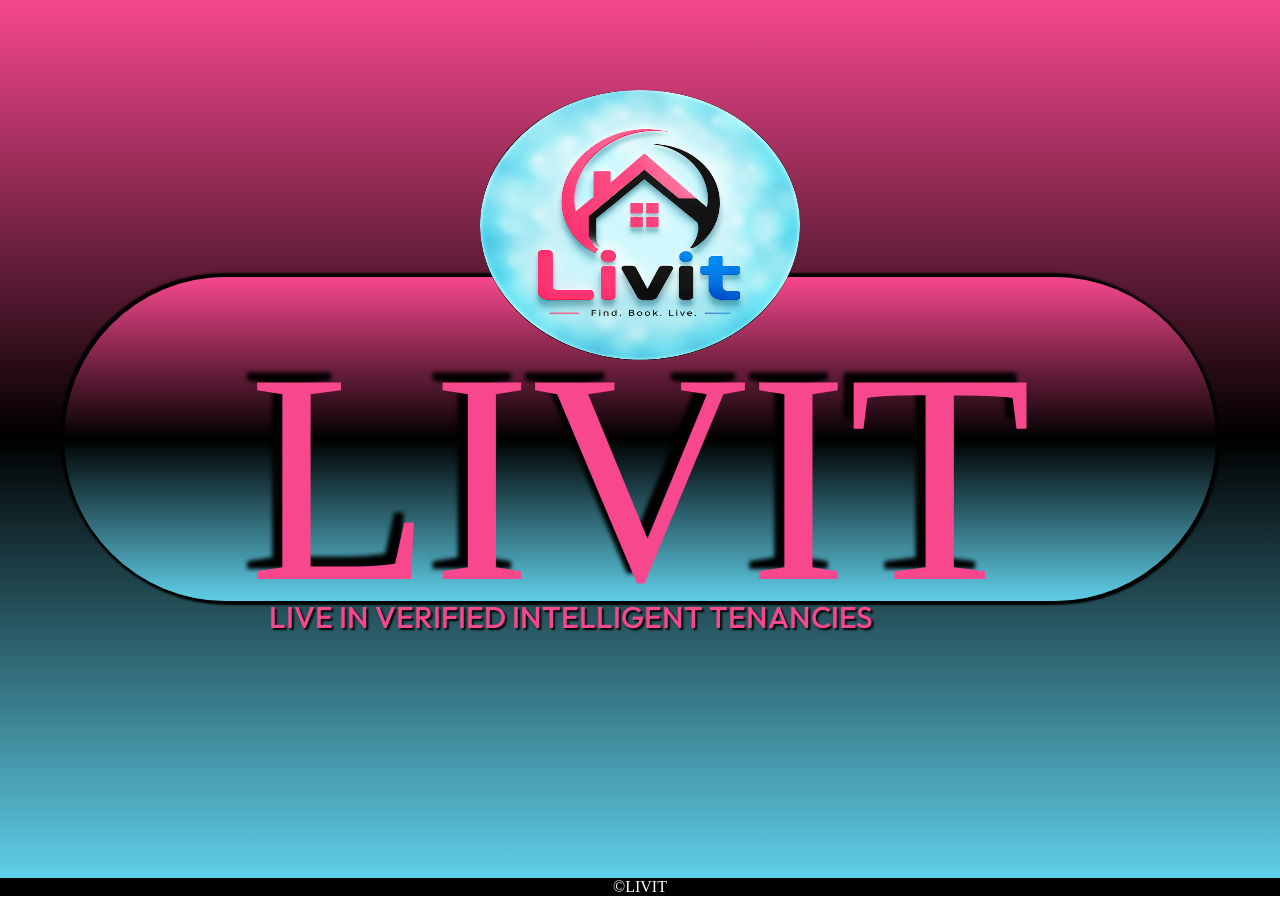
<file: index.html>
<!doctype html>
<html lang="en">
  <head>
    <meta charset="UTF-8" />
    <meta name="viewport" content="width=device-width, initial-scale=1.0" />
    <title>Welcome</title>
    <link rel="stylesheet" href="styles/index.css">
  </head>
  <body>
    
    <div class="welcome">
      <div class="logo">
        <img src="./assessts/livit_logo.png" alt="" class="logo" />
      </div>
      
      <a href="Pages/login.html" class="HomeNavigation">
          <p class="title">LIVIT</p>
         <p class="quoto">Live In Verified Intelligent Tenancies</p>
      </a>
     
    </div>
    <footer>
    <div class="footer">
      <p class="copyrigth">&copy;LIVIT</p>
      </footer>
    </div>
  </body>
</html>
</file>
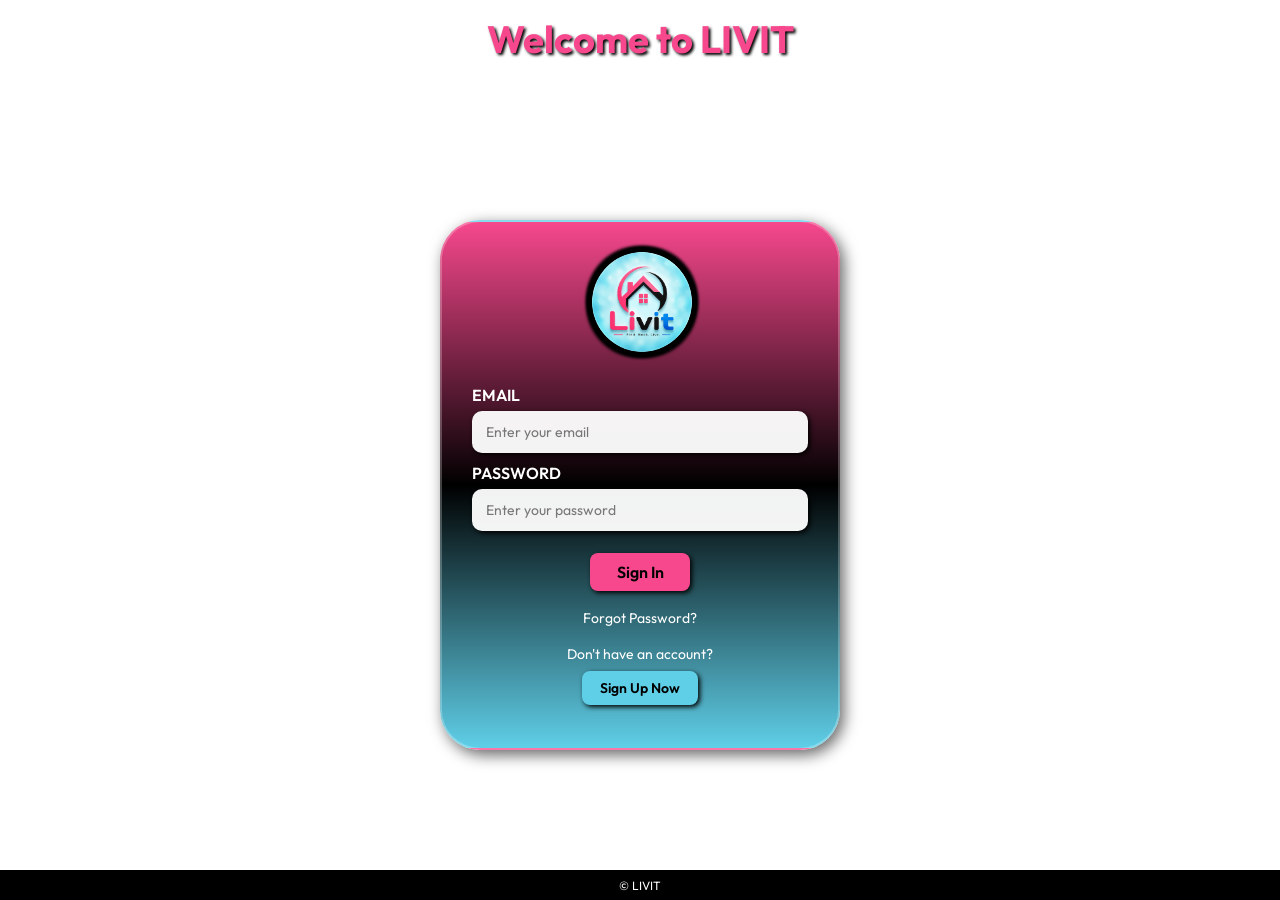
<file: Pages/login.html>
<!doctype html>
<html lang="en">

<head>
    <meta charset="UTF-8">
    <meta name="viewport" content="width=device-width, initial-scale=1.0">

    <title>Sign In | LIVIT</title>

    <link rel="stylesheet" href="../styles/login.css">
</head>

<body>

    <header>
        <h1 class="note">Welcome to LIVIT</h1>
        <p>Sign in to continue</p>
    </header>


    <main>

        <div class="main">

            <!-- ROTATING LOGO - KEEPING YOUR IDEA -->
           

                <div class="logos">
       <div><img src="../assessts/livit_logo.png" alt="" class="logo1" /></div>
       <div><img src="../assessts/livit_logo.png" alt="" class="logo2" /></div>
       </div>



            <div class="form signin">

                <form action="">

                    <div class="input-group">

                        <p class="option">EMAIL</p>

                        <input
                            type="email"
                            placeholder="Enter your email"
                        >

                    </div>


                    <div class="input-group">

                        <p class="option">PASSWORD</p>

                        <input
                            type="password"
                            placeholder="Enter your password"
                        >

                    </div>


                    <a href="home.html" class="login">
                        Sign In
                    </a>

                </form>


                <a href="#" class="forgot">
                    Forgot Password?
                </a>


                <p class="account">
                    Don't have an account?
                </p>


                <a href="./signup.html" class="signup">
                    Sign Up Now
                </a>

            </div>

        </div>

    </main>


    <footer>
        &copy; LIVIT
    </footer>

</body>

</html>
</file>
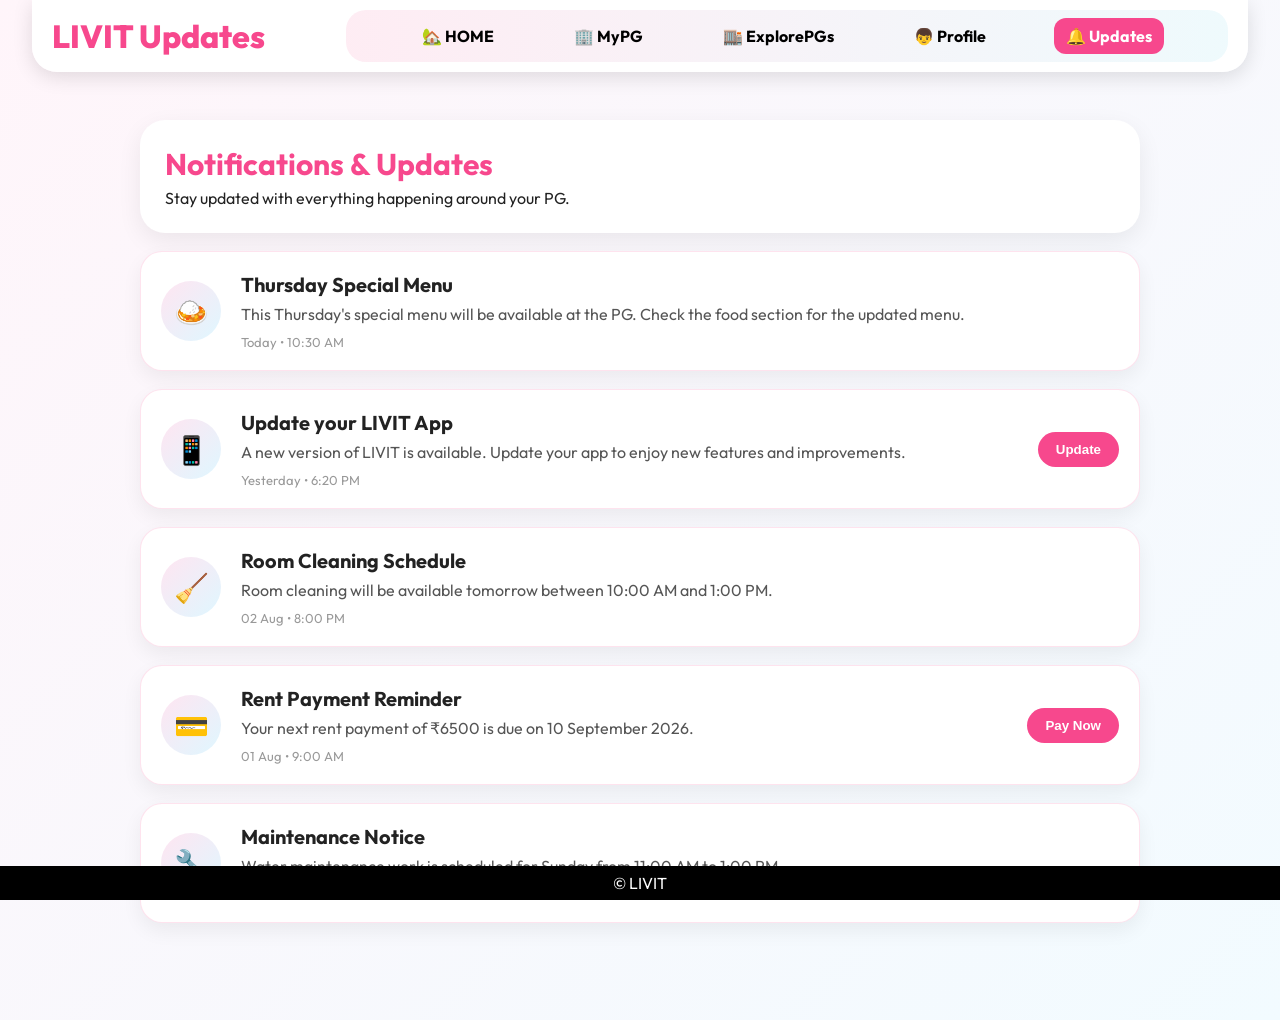
<file: Pages/Notifications.html>
<!DOCTYPE html>
<html lang="en">
<head>
    <meta charset="UTF-8">
    <meta name="viewport" content="width=device-width, initial-scale=1.0">
    <title>Updates</title>
    <link rel="stylesheet" href="../styles/Notifications.css">
</head>
<body>

<header>
    <div class="header">
        <h1 class="head">LIVIT Updates</h1>

        <div class="navbar">
            <a href="./home.html" class="nav home">🏡 HOME</a>
            <a href="./MyPG.html" class="nav MyPG">🏢 MyPG</a>
            <a href="./pgs.html" class="nav pgs">🏬 ExplorePGs</a>
            <a href="./Profile.html" class="nav Profile">👦 Profile</a>
            <a href="./Notifications.html" class="nav Notifications active">🔔 Updates</a>
        </div>
    </div>
</header>

<main>

    <section class="updateshead">
        <h2>Notifications & Updates</h2>
        <p>Stay updated with everything happening around your PG.</p>
    </section>

    <section class="notification">

        <div class="notificationicon">🍛</div>

        <div class="notificationcontent">
            <h3>Thursday Special Menu</h3>
            <p>
                This Thursday's special menu will be available at the PG.
                Check the food section for the updated menu.
            </p>
            <span>Today • 10:30 AM</span>
        </div>

    </section>

    <section class="notification">

        <div class="notificationicon">📱</div>

        <div class="notificationcontent">
            <h3>Update your LIVIT App</h3>
            <p>
                A new version of LIVIT is available. Update your app
                to enjoy new features and improvements.
            </p>
            <span>Yesterday • 6:20 PM</span>
        </div>

        <button class="updatebtn">Update</button>

    </section>

    <section class="notification">

        <div class="notificationicon">🧹</div>

        <div class="notificationcontent">
            <h3>Room Cleaning Schedule</h3>
            <p>
                Room cleaning will be available tomorrow between
                10:00 AM and 1:00 PM.
            </p>
            <span>02 Aug • 8:00 PM</span>
        </div>

    </section>

    <section class="notification">

        <div class="notificationicon">💳</div>

        <div class="notificationcontent">
            <h3>Rent Payment Reminder</h3>
            <p>
                Your next rent payment of ₹6500 is due on
                10 September 2026.
            </p>
            <span>01 Aug • 9:00 AM</span>
        </div>

        <button class="paybtn">Pay Now</button>

    </section>

    <section class="notification">

        <div class="notificationicon">🔧</div>

        <div class="notificationcontent">
            <h3>Maintenance Notice</h3>
            <p>
                Water maintenance work is scheduled for Sunday
                from 11:00 AM to 1:00 PM.
            </p>
            <span>30 Jul • 7:30 PM</span>
        </div>

    </section>

</main>

<footer>
    &copy; LIVIT
</footer>

</body>
</html>
</file>
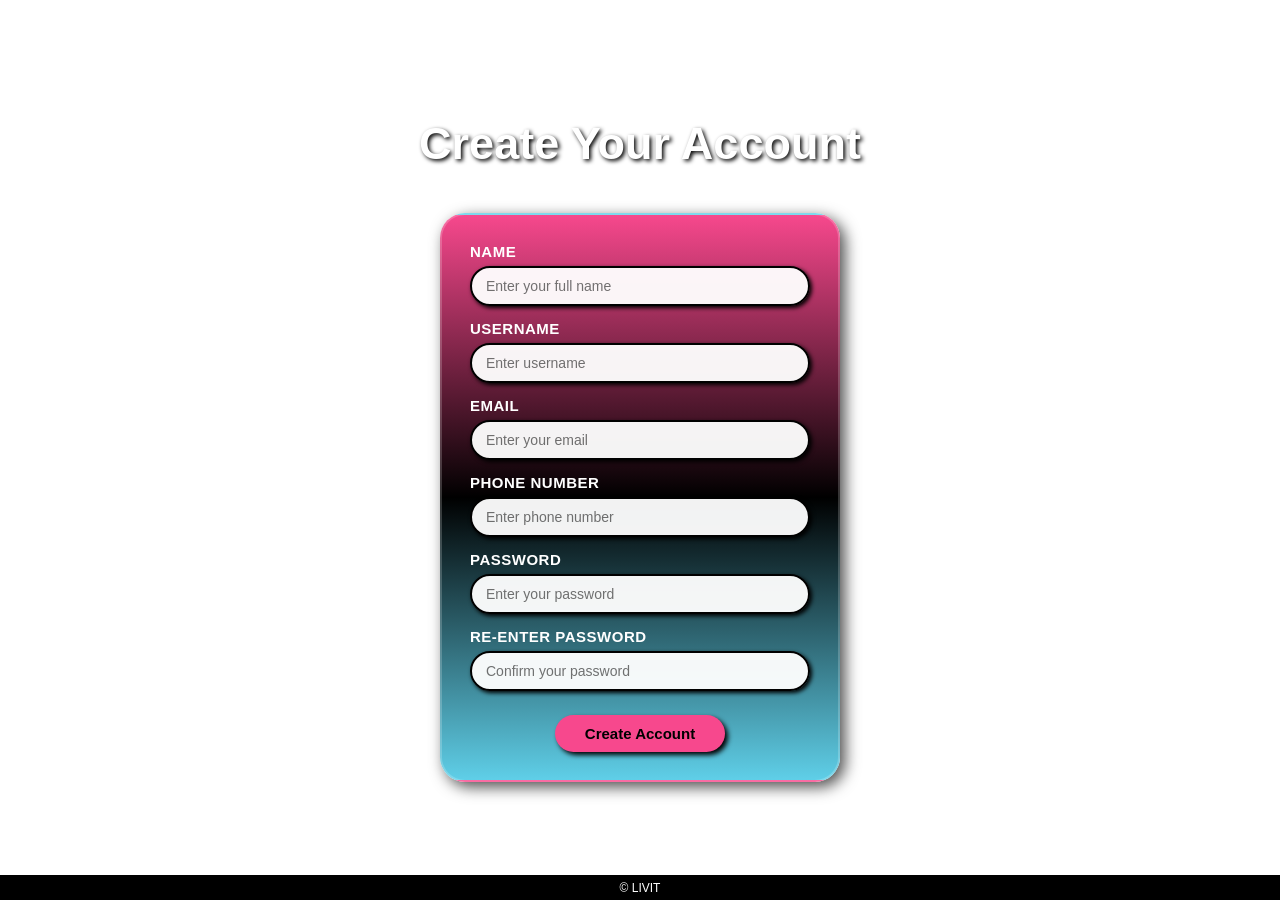
<file: Pages/signup.html>
<!DOCTYPE html>
<html lang="en">

<head>

    <meta charset="UTF-8">

    <meta
        name="viewport"
        content="width=device-width, initial-scale=1.0"
    >

    <title>Signup | LIVIT</title>

    <link
        rel="stylesheet"
        href="../styles/signup.css"
    >

</head>

<body>

    <main>

        <div class="header">
            Create Your Account

            <p>
                Join LIVIT and find your perfect stay
            </p>
        </div>


        <form>

            <div class="field">

                <label for="name">
                    NAME
                </label>

                <input
                    id="name"
                    type="text"
                    placeholder="Enter your full name"
                >

            </div>


            <div class="field">

                <label for="username">
                    USERNAME
                </label>

                <input
                    id="username"
                    type="text"
                    placeholder="Enter username"
                >

            </div>


            <div class="field">

                <label for="email">
                    EMAIL
                </label>

                <input
                    id="email"
                    type="email"
                    placeholder="Enter your email"
                >

            </div>


            <div class="field">

                <label for="phone">
                    PHONE NUMBER
                </label>

                <input
                    id="phone"
                    type="tel"
                    placeholder="Enter phone number"
                >

            </div>


            <div class="field">

                <label for="password">
                    PASSWORD
                </label>

                <input
                    id="password"
                    type="password"
                    placeholder="Enter your password"
                >

            </div>


            <div class="field">

                <label for="confirm-password">
                    RE-ENTER PASSWORD
                </label>

                <input
                    id="confirm-password"
                    type="password"
                    placeholder="Confirm your password"
                >

            </div>


            <a
                href="./home.html"
                class="create-account"
            >
                Create Account
            </a>

        </form>

    </main>


    <footer>
        &copy; LIVIT
    </footer>

</body>

</html>
</file>
<file: styles/index.css>
@import url('https://fonts.googleapis.com/css2?family=Outfit:wght@400;500;600;700;800&display=swap');
*
{
    margin: 0px;
    padding: 0px;
    box-sizing: border-box;
}
body{
    height: 100vh;
    width: 100vw;
}

.logo
{
    height: 35vh;
    width: 18vw;
    border-radius: 50%;
    position:absolute;
    top: 1vh;
}
.welcome
{
    display: flex;
    flex-direction: column;
    justify-content: space-evenly;
    align-items: center;
    width: 100vw;
    height: 97.5%;
    background: linear-gradient(rgb(247, 72, 141),black,rgb(95, 207, 232));
}
.title{
    position: absolute;
    top:33vh;
    color: rgb(247, 72, 141);
    text-shadow:-10px -10px 4px black;
    display: flex;
    justify-content: center;
    align-items: center;
    font-size: 300px;
    right:25vw;
    font-family: Poppins;
    font-weight: 500;
    left: 25vw;
}
a
{
    width: 90%;
    height: 40vh;
    background: linear-gradient(rgb(247, 72, 141),black,rgb(95, 207, 232));
    border-radius:400px ;
    text-decoration: none;
    box-shadow: 2px 2px 2px 2px black,-2px -2px 2px 2px black;
    
    
}

a .quoto
{
    position: absolute;
    top:72vh;
    left: 29%;
    right: 29%;
    font-size: 30px;
     font-family: 'Outfit', sans-serif;
    text-transform: uppercase;
    line-height: 10px;
    color: rgb(247, 72, 141);
    font-weight: 500;
    text-shadow:2px 2px 2px black ;
}
.footer
{
    background-color: black;
    text-align: center;
    color: white;
    width: 100vw;
}

@media(max-width:1500px)
{
    .title{
    position: absolute;
    top:34vh;
    color: rgb(247, 72, 141);
    text-shadow:-10px -10px 4px black;
    display: flex;
    justify-content: center;
    align-items: center;
    font-size: 300px;
    right:22vw;
    font-family: Poppins;
    font-weight: 500;
    left: 22vw;
}
.logo
{
    height: 30vh;
    width: 25vw;
    border-radius: 50%;
    position:absolute;
    top: 5vh;
}
a
{
    height: 36vh;
}
a .quoto
{
   top: 68vh;
   right: 21%;
   left: 21%;
}
}
@media(max-width:1050px)
{
  .title{
    position: absolute;
    top:37vh;
    color: rgb(247, 72, 141);
    text-shadow:-10px -10px 4px black;
    display: flex;
    justify-content: center;
    align-items: center;
    font-size: 250px;
    right:22vw;
    font-family: Poppins;
    font-weight: 500;
    left: 22vw;
  }
.logo
{
    height: 26vh;
    width: 26vw;
    border-radius: 50%;
    position:absolute;
    top: 6vh;
}
a
{
    height: 30vh;
}
a .quoto
{
   top: 66vh;
   left: 13%;
   right: 10%;
   font-size: 30px;
}
}
@media(max-width:765px)
{
    
  .title{
    position: absolute;
    top:37vh;
    color: rgb(247, 72, 141);
    text-shadow:-10px -10px 4px black;
    display: flex;
    justify-content: center;
    align-items: center;
    font-size: 180px;
    right:22vw;
    font-family: Poppins;
    font-weight: 500;
    left: 22vw;
  }

.logo
{
    height: 26vh;
    width: 26vw;
    border-radius: 50%;
    position:absolute;
    top: 6vh;
}
a
{
    height: 28vh;
}
a .quoto
{
   top: 66vh;
   left: 20%;
   right: 7%;
   font-size: 20px;
}

}

@media(max-width:500px)
{
    
  .title{
    position: absolute;
    top:42vh;
    color: rgb(247, 72, 141);
    text-shadow:-10px -10px 4px black;
    display: flex;
    justify-content: center;
    align-items: center;
    font-size: 100px;
    right:20vw;
    font-family: Poppins;
    font-weight: 500;
    left: 20vw;
  }

.logo
{
    height: 18vh;
    width: 35vw;
    border-radius: 50%;
    position:absolute;
    top: 12vh;
}
a
{
    height: 20vh;
}
a .quoto
{
   top: 60vh;
   left: 13%;
   right: 7%;
   font-size: 15px;
}

}
</file>
<file: styles/login.css>
@import url('https://fonts.googleapis.com/css2?family=Outfit:wght@400;500;600;700;800&display=swap');

*
{
    margin: 0;
    padding: 0;
    box-sizing: border-box;
}


body
{
    min-height: 100vh;
    width: 100%;
    
    display: grid;

    grid-template-columns: 1fr;
    grid-template-rows: auto 1fr 30px;

    font-family: 'Outfit', sans-serif;


    /* overflow-x: hidden; */
}


/* =========================
   HEADER
========================= */

header
{
    display: flex;
    flex-direction: column;

    align-items: center;

    padding: 15px 10px;

    text-align: center;
}


.note
{
    color: rgb(247, 72, 141);

    font-size: clamp(25px, 4vw, 38px);

    text-shadow:
        2px 2px 3px black;
}


header p
{
    margin-top: 3px;

    color: white;

    font-size: 15px;

    opacity: 0.9;
}


/* =========================
   MAIN
========================= */

main
{
    width: 100%;

    display: flex;

    justify-content: center;
    align-items: center;

    padding: 25px 15px;
}


/* =========================
   LOGIN CARD
========================= */

.main
{
    position: relative;

    width: min(400px, 100%);

    min-height: 530px;

    padding: 150px 30px 30px;

    border:
        2px solid
        rgba(255,255,255,0.25);

    border-radius: 40px;

    background:
        linear-gradient(
            rgb(247, 72, 141),
            black,
            rgb(95, 207, 232)
        );

    box-shadow:
        4px 5px 15px rgba(0,0,0,0.6),
        -2px -2px 10px rgba(255,255,255,0.15);

    display: flex;

    flex-direction: column;

    justify-content: center;

    align-items: center;
}


/* =========================
   ROTATING LOGO
========================= */
















/* =========================
   FORM
========================= */

.form
{
    width: 100%;

    display: flex;

    flex-direction: column;

    align-items: center;
}


form
{
    width: 100%;

    display: flex;

    flex-direction: column;

    gap: 10px;
}


.input-group
{
    width: 100%;

    display: flex;

    flex-direction: column;

    gap: 6px;
}


.option
{
    font-size: 16px;

    font-weight: 600;

    color: white;

    text-align: left;
}


/* =========================
   INPUTS
========================= */

input
{
    width: 100%;

    height: 42px;

    padding: 8px 14px;

    border: none;

    outline: none;

    border-radius: 10px;

    background: rgba(255,255,255,0.95);

    font-family: 'Outfit', sans-serif;

    font-size: 14px;

    box-shadow:
        2px 2px 5px black;

    transition: 0.25s ease;
}


input:focus
{
    transform: translateY(-1px);

    box-shadow:
        0 0 0 2px rgb(247,72,141),
        2px 3px 6px black;
}


input::placeholder
{
    color: #777;
}


/* =========================
   SIGN IN
========================= */

.login
{
    width: 100px;

    margin: 12px auto 0;

    padding: 9px;

    display: flex;

    justify-content: center;
    align-items: center;

    border-radius: 8px;

    background:
        rgb(247,72,141);

    color: black;

    font-size: 16px;

    font-weight: 600;

    text-decoration: none;

    box-shadow:
        2px 2px 5px black;

    transition: 0.25s ease;
}


.login:hover
{
    transform: translateY(-2px) scale(1.03);

    box-shadow:
        3px 4px 8px black;
}


/* =========================
   FORGOT PASSWORD
========================= */

.forgot
{
    margin-top: 18px;

    color: white;

    font-size: 14px;

    text-decoration: none;

    transition: 0.2s ease;
}


.forgot:hover
{
    color: rgb(247,72,141);

    text-decoration: underline;
}


/* =========================
   SIGN UP
========================= */

.account
{
    margin-top: 18px;

    color: white;

    font-size: 14px;
}


.signup
{
    margin-top: 8px;

    padding: 8px 18px;

    border-radius: 8px;

    background:
        rgb(95,207,232);

    color: black;

    font-size: 14px;

    font-weight: 600;

    text-decoration: none;

    box-shadow:
        2px 2px 5px black;

    transition: 0.25s ease;
}


.signup:hover
{
    transform: translateY(-2px);

    box-shadow:
        3px 4px 8px black;
}


/* =========================
   FOOTER
========================= */

footer
{
    display: flex;

    justify-content: center;
    align-items: center;

    background: black;

    color: white;

    font-size: 12px;
}


/* =========================
   TABLET
========================= */

@media (max-width: 768px)
{
    .main
    {
        min-height: 510px;

        padding:
            140px 25px 25px;
    }

    .logos
    {
        top: 25px;
    }
}


/* =========================
   MOBILE
========================= */

@media (max-width: 480px)
{
    header
    {
        padding: 12px 10px;
    }


    .note
    {
        font-size: 25px;
    }


    header p
    {
        font-size: 13px;
    }


    main
    {
        padding: 15px 12px;
    }


    .main
    {
        width: 100%;

        min-height: 480px;

        padding:
            125px 20px 25px;

        border-radius: 30px;
    }


    .logos
    {
        top: 22px;

        width: 85px;
        height: 85px;
    }


    .logo-face
    {
        width: 85px;
        height: 85px;
    }


    .logo1,
    .logo2
    {
        width: 85px;
        height: 85px;
    }


    .option
    {
        font-size: 14px;
    }


    input
    {
        height: 40px;

        font-size: 13px;
    }


    .login
    {
        width: 100px;

        font-size: 14px;
    }


    .forgot,
    .account
    {
        font-size: 13px;
    }
}


/* =========================
   SMALL MOBILE
========================= */

@media (max-width: 350px)
{
    .main
    {
        min-height: 450px;

        padding:
            110px 15px 20px;
    }


    .logos
    {
        width: 70px;
        height: 70px;
    }


    .logo-face
    {
        width: 70px;
        height: 70px;
    }


    .logo1,
    .logo2
    {
        width: 70px;
        height: 70px;
    }


    .account
    {
        font-size: 12px;
    }
}
.logos div{
    position: absolute;
    perspective: 600px;
    backface-visibility: hidden;
    animation: rotate 3s ease-in infinite;
    transform-style: preserve-3d;
    left: 150px;
    top: 30px;

}
@keyframes rotate{
    form{
        transform: rotateY(0deg);
    }
    to{
        transform: rotateY(180deg);
    }
}
.logo1,.logo2
{
    height: 100px;
    width: 100px;
    border-radius: 50%;
    box-shadow: 3px 3px 3px 3px black, -3px -3px 3px 3px black;
   
}
.logo1{
    z-index: 1;
    transform: rotateY(180deg)
}
</file>
<file: styles/Notifications.css>
@import url('https://fonts.googleapis.com/css2?family=Outfit:wght@400;500;600;700;800&display=swap');

*
{
    margin: 0;
    padding: 0;
    box-sizing: border-box;
}

body
{
    font-family: 'Outfit', sans-serif;
    min-height: 100vh;
    background: linear-gradient(135deg,#fff5fa,#f2fbff);
    color: #222;
}

.header
{
    position: fixed;

    top: 0;
    left: 2.5%;

    width: 95%;

    min-height: 70px;

    display: flex;

    justify-content: space-between;
    align-items: center;

    padding: 10px 20px;

    background:
        rgba(255,255,255,0.92);

    border-radius: 0 0 25px 25px;

    box-shadow:
        0 5px 20px
        rgba(0,0,0,0.12);

    backdrop-filter: blur(10px);

    z-index: 100;
}


.head
{
    color: rgb(247,72,141);

    font-size: 32px;

    font-weight: 800;
}


/* ================= NAVBAR ================= */

.navbar
{
    display: flex;

    justify-content: space-evenly;
    align-items: center;

    width: 75%;

    padding: 8px;

    border-radius: 20px;

    background:
        linear-gradient(
            90deg,
            rgba(247,72,141,0.1),
            rgba(95,207,232,0.1)
        );
}


.navbar a
{
    padding: 8px 12px;

    color: black;

    text-decoration: none;

    font-weight: 700;

    border-radius: 12px;

    transition: 0.25s ease;
}


.navbar a:hover
{
    background:
        rgb(247,72,141);

    color: white;

    transform:
        translateY(-2px);
}


.navbar .active
{
    background:
        rgb(247,72,141);

    color: white;
}


main
{
    width: 90%;
    max-width: 1000px;
    margin: 120px auto 80px;
    display: grid;
    gap: 18px;
}

.updateshead
{
    padding: 25px;
    border-radius: 25px;
    background: white;
    box-shadow: 0 8px 25px rgba(0,0,0,.07);
}

.updateshead h2
{
    color: rgb(247,72,141);
    font-size: 30px;
    margin-bottom: 5px;
}

.notification
{
    display: flex;
    align-items: center;
    gap: 20px;
    padding: 20px;
    background: white;
    border-radius: 22px;
    border: 1px solid rgba(247,72,141,.15);
    box-shadow: 0 8px 20px rgba(0,0,0,.06);
}

.notification:hover
{
    transform: translateY(-3px);
    box-shadow: 0 10px 25px rgba(247,72,141,.15);
}

.notificationicon
{
    min-width: 60px;
    height: 60px;
    display: flex;
    justify-content: center;
    align-items: center;
    border-radius: 50%;
    background: linear-gradient(135deg,#ffe5f1,#dff7ff);
    font-size: 28px;
}

.notificationcontent
{
    flex: 1;
}

.notificationcontent h3
{
    margin-bottom: 5px;
    font-size: 20px;
}

.notificationcontent p
{
    color: #555;
    line-height: 1.5;
}

.notificationcontent span
{
    display: block;
    margin-top: 8px;
    color: #999;
    font-size: 13px;
}

.updatebtn,
.paybtn
{
    border: none;
    padding: 10px 18px;
    border-radius: 20px;
    background: rgb(247,72,141);
    color: white;
    font-weight: 700;
    cursor: pointer;
}

.updatebtn:hover,
.paybtn:hover
{
    transform: translateY(-2px);
}

footer
{
    position: fixed;
    bottom: 0;
    width: 100%;
    background: black;
    color: white;
    text-align: center;
    padding: 7px;
}

@media(max-width:800px)
{
    .header
    {
        flex-direction: column;
        gap: 10px;
    }

    .navbar
    {
        width: 100%;
        gap: 10px;
        overflow-x: auto;
    }

    .head
    {
        font-size: 25px;
    }

    main
    {
        margin-top: 150px;
    }
}

@media(max-width:500px)
{
    .notification
    {
        align-items: flex-start;
        flex-wrap: wrap;
    }

    .notificationcontent
    {
        min-width: 70%;
    }

    .navbar a
    {
        font-size: 13px;
        white-space: nowrap;
    }
}
</file>
<file: styles/signup.css>
*
{
    margin: 0px;
    padding: 0px;

    box-sizing: border-box;
}


body
{
    width: 100%;
    min-height: 100vh;

    display: flex;

    justify-content: center;
    align-items: center;

   

    font-family:
        Arial,
        sans-serif;

    padding: 30px 15px;
}


/* =========================
   MAIN
========================= */

main
{
    width: min(450px, 100%);

    display: flex;

    flex-direction: column;

    align-items: center;
}


/* =========================
   HEADER
========================= */

.header
{
    width: 100%;

    margin-bottom: 20px;

    color: white;

    font-size: clamp(28px, 5vw, 45px);

    font-weight: 600;

    text-align: center;

    text-shadow:
        2px 2px 4px black;
}


.header p
{
    margin-top: 7px;

    font-size: 14px;

    font-weight: 400;

    color:
        rgba(255,255,255,0.8);

    text-shadow: none;
}


/* =========================
   FORM
========================= */

form
{
    width: 400px;
    max-width: 100%;

    display: flex;

    flex-direction: column;

    gap: 14px;

    padding: 28px;

    border:
        2px solid
        rgba(255,255,255,0.2);

    background:
        linear-gradient(
            rgb(247, 72, 141),
            black,
            rgb(95, 207, 232)
        );

    border-radius: 25px;

    color: wheat;

    font-weight: 900;

    box-shadow:
        5px 5px 15px
        rgba(0,0,0,0.7),

        -2px -2px 8px
        rgba(255,255,255,0.15);
}


/* =========================
   FIELD
========================= */

.field
{
    display: flex;

    flex-direction: column;

    gap: 6px;
}


label
{
    align-self: flex-start;

    font-size: 15px;

    color: white;

    letter-spacing: 0.5px;
}


/* =========================
   INPUT
========================= */

input
{
    width: 100%;

    height: 40px;

    padding:
        8px 14px;

    border:
        2px solid black;

    border-radius: 100px;

    outline: none;

    font-size: 14px;

    background:
        rgba(255,255,255,0.95);

    transition:
        0.25s ease;

    box-shadow:
        2px 2px 4px black;
}


input::placeholder
{
    color:
        rgba(0,0,0,0.55);
}


input:focus
{
    border:
        2px solid
        rgb(247,72,141);

    transform:
        translateY(-1px);

    box-shadow:
        0 0 0 2px
        rgba(247,72,141,0.25),

        3px 4px 6px black;
}


/* =========================
   CREATE ACCOUNT
========================= */

.create-account
{
    width: 170px;

    margin:
        10px auto 0;

    padding:
        10px 15px;

    display: flex;

    justify-content: center;
    align-items: center;

    border-radius: 100px;

    background:
        rgb(247,72,141);

    color: black;

    font-size: 15px;

    font-weight: 700;

    text-decoration: none;

    box-shadow:
        3px 3px 5px black;

    transition:
        0.25s ease;
}


.create-account:hover
{
    transform:
        translateY(-2px)
        scale(1.03);

    box-shadow:
        4px 5px 8px black;
}


/* =========================
   FOOTER
========================= */

footer
{
    position: fixed;

    bottom: 0;
    left: 0;

    width: 100%;

    height: 25px;

    display: flex;

    justify-content: center;
    align-items: center;

    background:
        black;

    color:
        white;

    font-size: 12px;
}


/* =========================
   MOBILE
========================= */

@media (max-width: 480px)
{
    body
    {
        padding:
            20px 12px 40px;
    }


    .header
    {
        font-size: 28px;

        margin-bottom: 15px;
    }


    .header p
    {
        font-size: 12px;
    }


    form
    {
        width: 100%;

        padding:
            22px 18px;

        gap: 12px;

        border-radius: 22px;
    }


    label
    {
        font-size: 13px;
    }


    input
    {
        height: 38px;

        font-size: 13px;
    }


    .create-account
    {
        width: 155px;

        font-size: 14px;
    }
}
</file>
